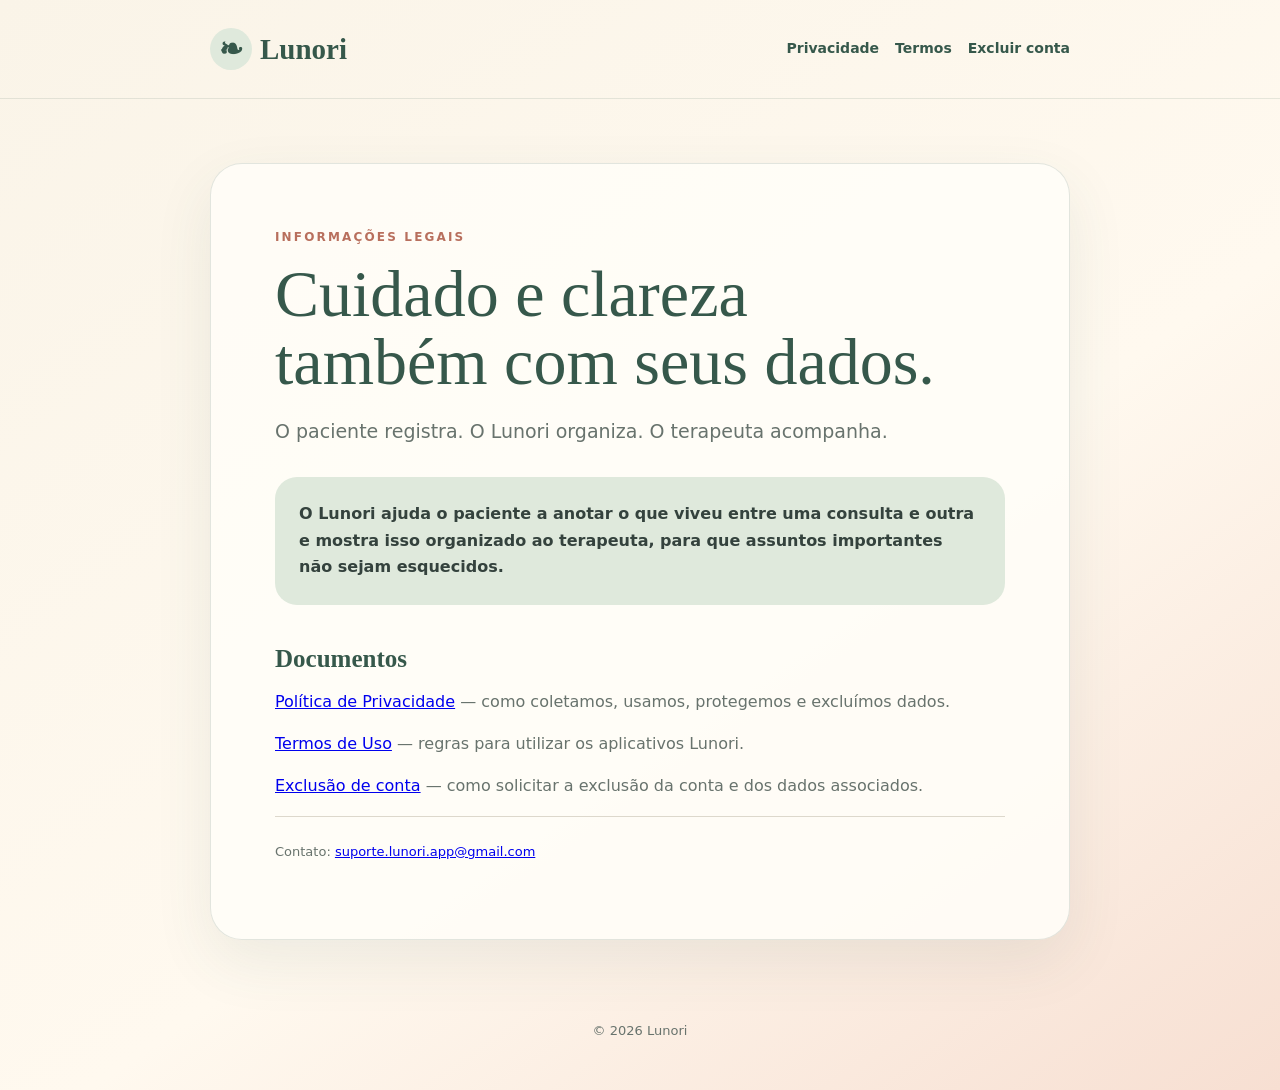
<file: index.html>
<!doctype html><html lang="pt-BR"><head><meta charset="utf-8"><meta name="viewport" content="width=device-width,initial-scale=1"><title>Lunori — Informações legais</title><link rel="stylesheet" href="styles.css"></head><body><header><nav><a class="brand" href="index.html"><span>❧</span>Lunori</a><a href="privacidade.html">Privacidade</a><a href="termos.html">Termos</a><a href="exclusao.html">Excluir conta</a></nav></header><main><article><p class="eyebrow">INFORMAÇÕES LEGAIS</p><h1>Cuidado e clareza também com seus dados.</h1><p class="lead">O paciente registra. O Lunori organiza. O terapeuta acompanha.</p><div class="callout"><strong>O Lunori ajuda o paciente a anotar o que viveu entre uma consulta e outra e mostra isso organizado ao terapeuta, para que assuntos importantes não sejam esquecidos.</strong></div><h2>Documentos</h2><p><a href="privacidade.html">Política de Privacidade</a> — como coletamos, usamos, protegemos e excluímos dados.</p><p><a href="termos.html">Termos de Uso</a> — regras para utilizar os aplicativos Lunori.</p><p><a href="exclusao.html">Exclusão de conta</a> — como solicitar a exclusão da conta e dos dados associados.</p><p class="meta">Contato: <a href="mailto:suporte.lunori.app@gmail.com">suporte.lunori.app@gmail.com</a></p></article></main><footer>© 2026 Lunori</footer></body></html>
</file>
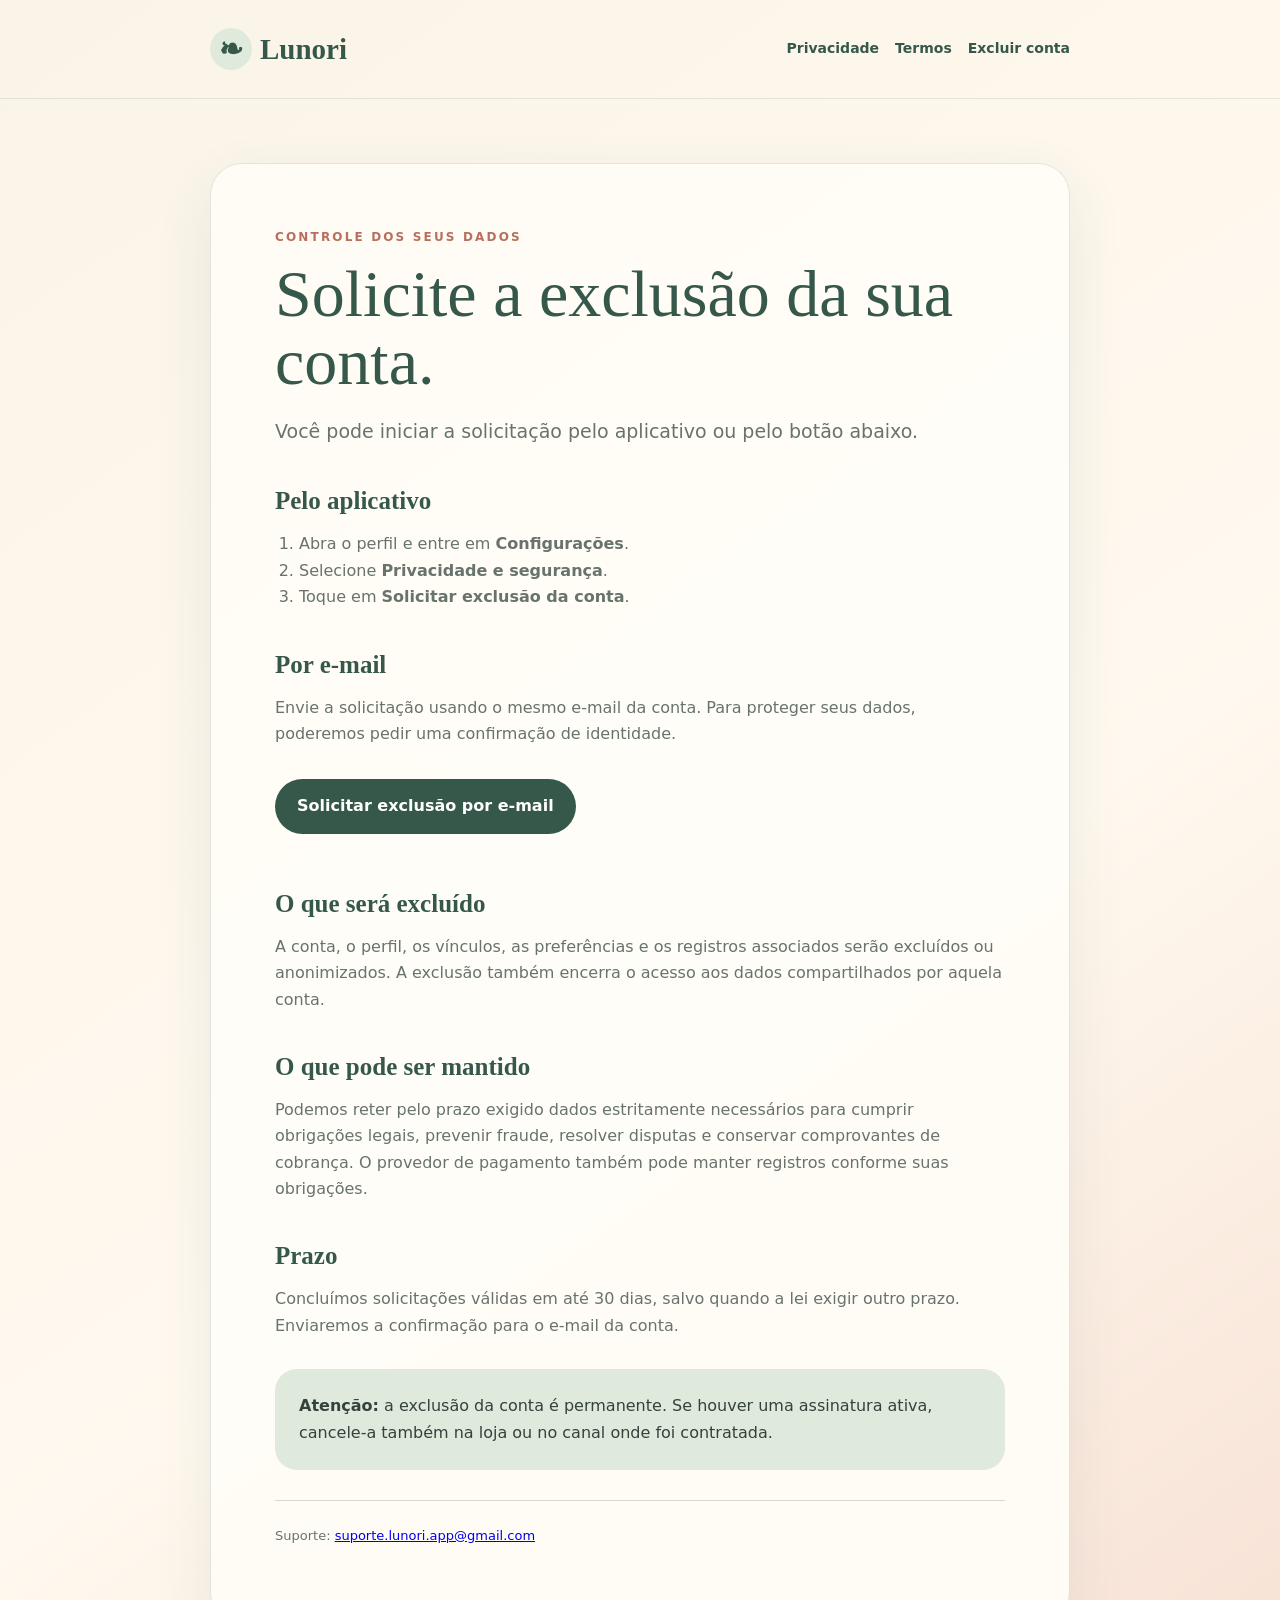
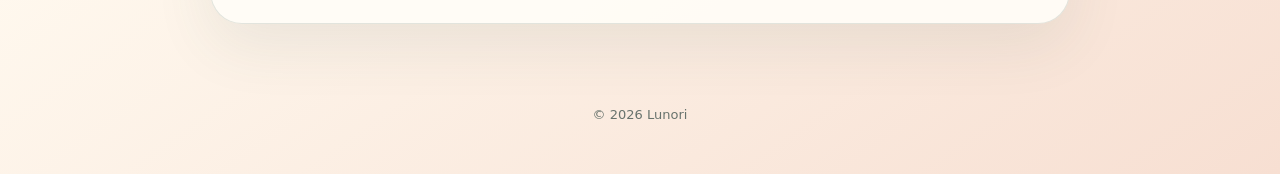
<file: exclusao.html>
<!doctype html><html lang="pt-BR"><head><meta charset="utf-8"><meta name="viewport" content="width=device-width,initial-scale=1"><title>Exclusão de conta — Lunori</title><link rel="stylesheet" href="styles.css"></head><body><header><nav><a class="brand" href="index.html"><span>❧</span>Lunori</a><a href="privacidade.html">Privacidade</a><a href="termos.html">Termos</a><a href="exclusao.html">Excluir conta</a></nav></header><main><article><p class="eyebrow">CONTROLE DOS SEUS DADOS</p><h1>Solicite a exclusão da sua conta.</h1><p class="lead">Você pode iniciar a solicitação pelo aplicativo ou pelo botão abaixo.</p><h2>Pelo aplicativo</h2><ol><li>Abra o perfil e entre em <strong>Configurações</strong>.</li><li>Selecione <strong>Privacidade e segurança</strong>.</li><li>Toque em <strong>Solicitar exclusão da conta</strong>.</li></ol><h2>Por e-mail</h2><p>Envie a solicitação usando o mesmo e-mail da conta. Para proteger seus dados, poderemos pedir uma confirmação de identidade.</p><a class="button" href="mailto:suporte.lunori.app@gmail.com?subject=Solicita%C3%A7%C3%A3o%20de%20exclus%C3%A3o%20de%20conta%20Lunori&body=Ol%C3%A1%2C%20solicito%20a%20exclus%C3%A3o%20da%20minha%20conta%20Lunori.%0A%0AE-mail%20da%20conta%3A%20">Solicitar exclusão por e-mail</a><h2>O que será excluído</h2><p>A conta, o perfil, os vínculos, as preferências e os registros associados serão excluídos ou anonimizados. A exclusão também encerra o acesso aos dados compartilhados por aquela conta.</p><h2>O que pode ser mantido</h2><p>Podemos reter pelo prazo exigido dados estritamente necessários para cumprir obrigações legais, prevenir fraude, resolver disputas e conservar comprovantes de cobrança. O provedor de pagamento também pode manter registros conforme suas obrigações.</p><h2>Prazo</h2><p>Concluímos solicitações válidas em até 30 dias, salvo quando a lei exigir outro prazo. Enviaremos a confirmação para o e-mail da conta.</p><div class="callout"><strong>Atenção:</strong> a exclusão da conta é permanente. Se houver uma assinatura ativa, cancele-a também na loja ou no canal onde foi contratada.</div><p class="meta">Suporte: <a href="mailto:suporte.lunori.app@gmail.com">suporte.lunori.app@gmail.com</a></p></article></main><footer>© 2026 Lunori</footer></body></html>
</file>
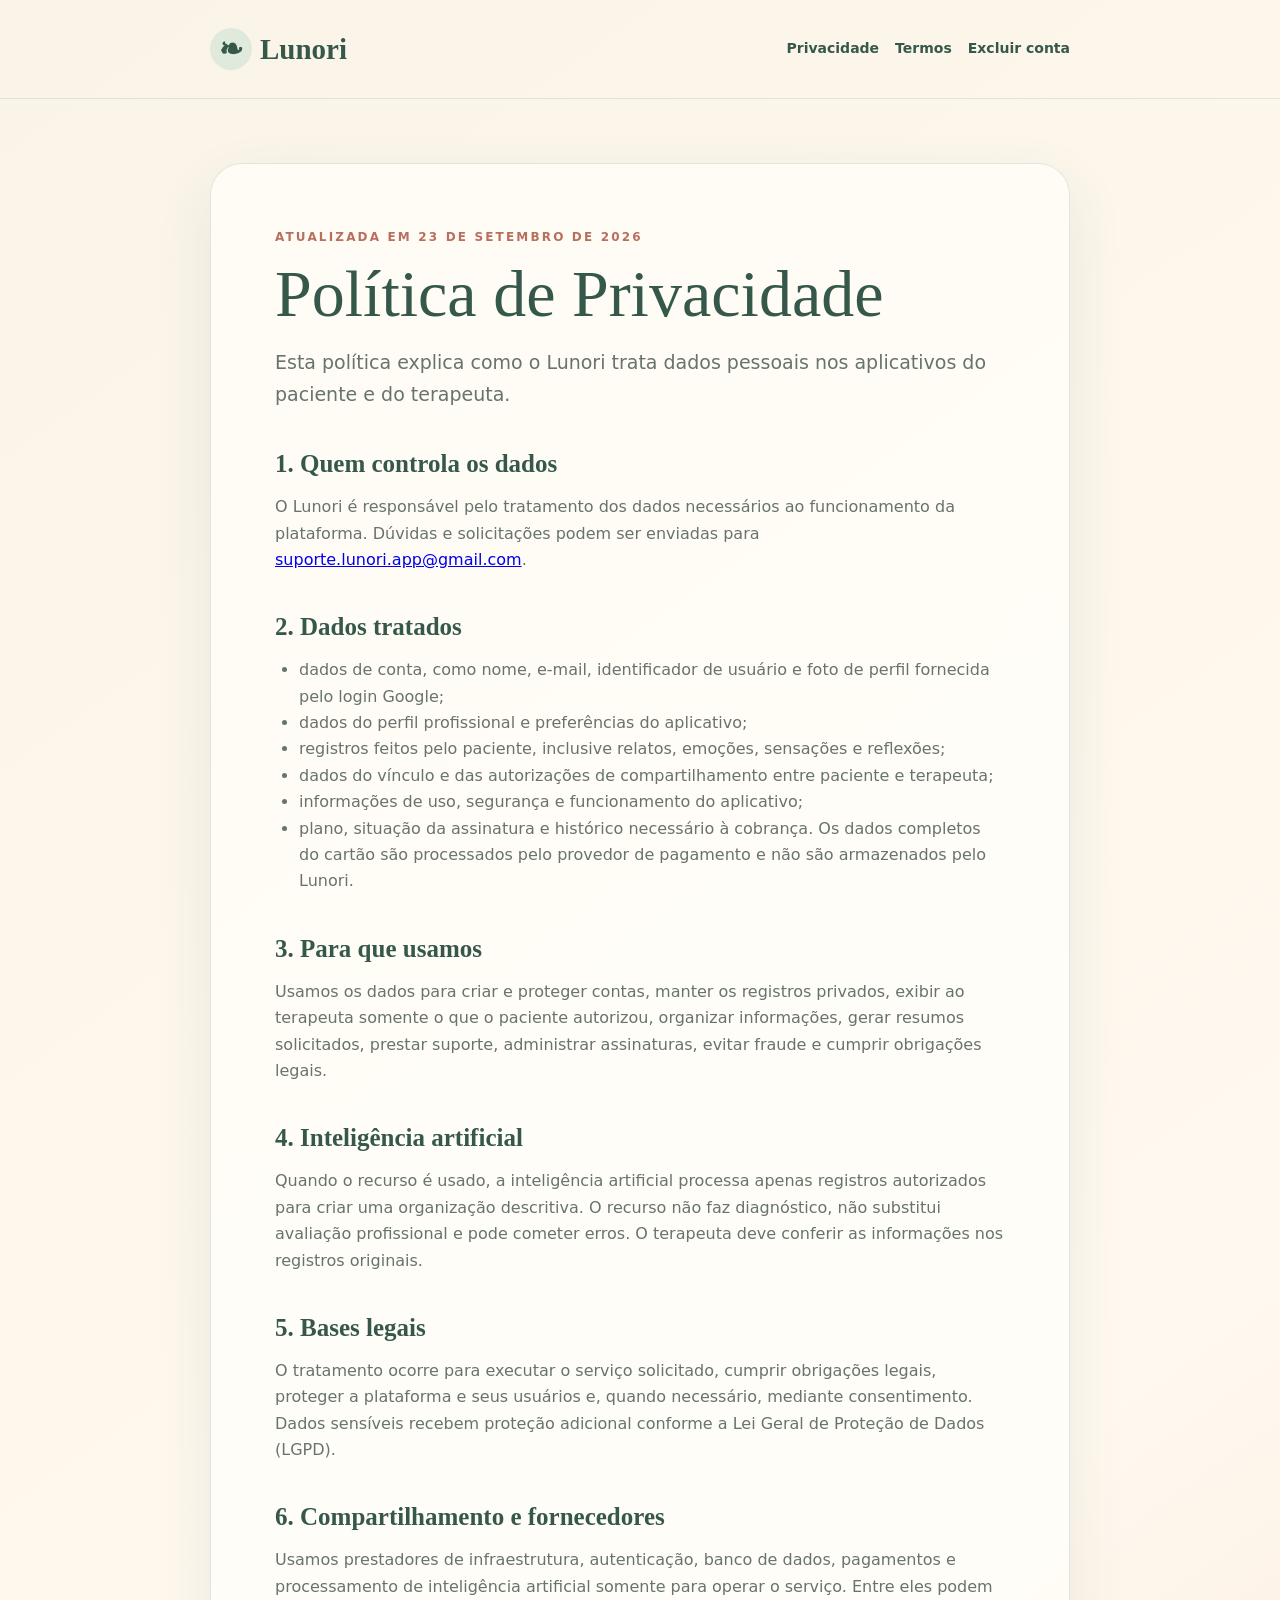
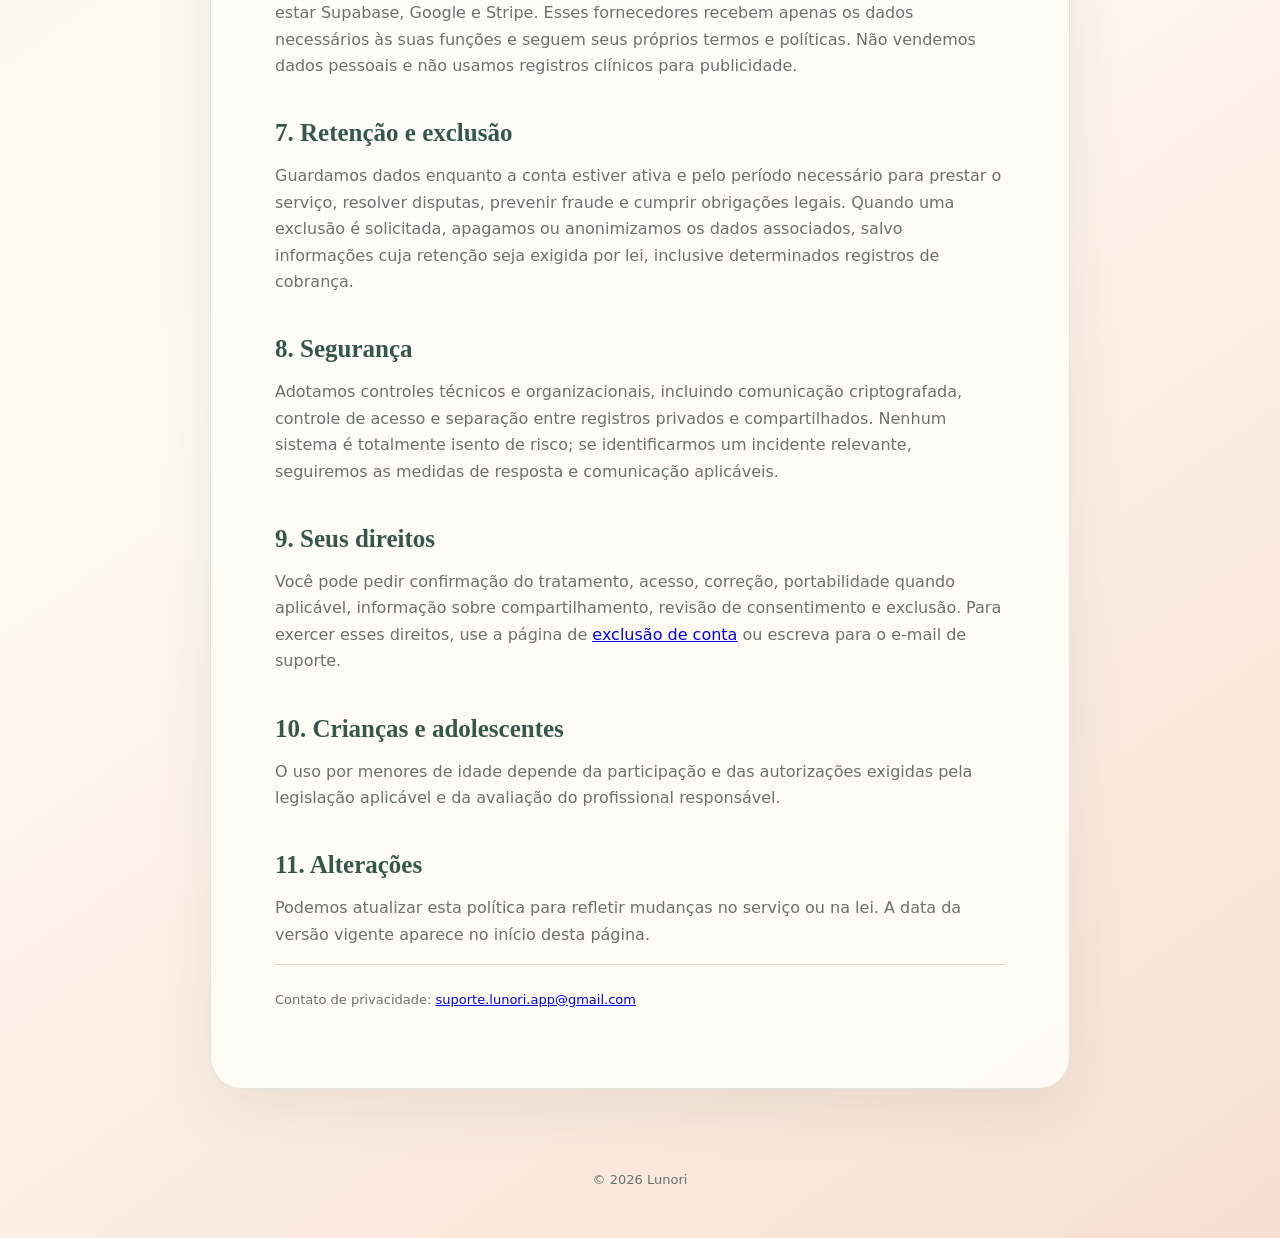
<file: privacidade.html>
<!doctype html><html lang="pt-BR"><head><meta charset="utf-8"><meta name="viewport" content="width=device-width,initial-scale=1"><title>Política de Privacidade — Lunori</title><link rel="stylesheet" href="styles.css"></head><body><header><nav><a class="brand" href="index.html"><span>❧</span>Lunori</a><a href="privacidade.html">Privacidade</a><a href="termos.html">Termos</a><a href="exclusao.html">Excluir conta</a></nav></header><main><article><p class="eyebrow">ATUALIZADA EM 23 DE SETEMBRO DE 2026</p><h1>Política de Privacidade</h1><p class="lead">Esta política explica como o Lunori trata dados pessoais nos aplicativos do paciente e do terapeuta.</p><h2>1. Quem controla os dados</h2><p>O Lunori é responsável pelo tratamento dos dados necessários ao funcionamento da plataforma. Dúvidas e solicitações podem ser enviadas para <a href="mailto:suporte.lunori.app@gmail.com">suporte.lunori.app@gmail.com</a>.</p><h2>2. Dados tratados</h2><ul><li>dados de conta, como nome, e-mail, identificador de usuário e foto de perfil fornecida pelo login Google;</li><li>dados do perfil profissional e preferências do aplicativo;</li><li>registros feitos pelo paciente, inclusive relatos, emoções, sensações e reflexões;</li><li>dados do vínculo e das autorizações de compartilhamento entre paciente e terapeuta;</li><li>informações de uso, segurança e funcionamento do aplicativo;</li><li>plano, situação da assinatura e histórico necessário à cobrança. Os dados completos do cartão são processados pelo provedor de pagamento e não são armazenados pelo Lunori.</li></ul><h2>3. Para que usamos</h2><p>Usamos os dados para criar e proteger contas, manter os registros privados, exibir ao terapeuta somente o que o paciente autorizou, organizar informações, gerar resumos solicitados, prestar suporte, administrar assinaturas, evitar fraude e cumprir obrigações legais.</p><h2>4. Inteligência artificial</h2><p>Quando o recurso é usado, a inteligência artificial processa apenas registros autorizados para criar uma organização descritiva. O recurso não faz diagnóstico, não substitui avaliação profissional e pode cometer erros. O terapeuta deve conferir as informações nos registros originais.</p><h2>5. Bases legais</h2><p>O tratamento ocorre para executar o serviço solicitado, cumprir obrigações legais, proteger a plataforma e seus usuários e, quando necessário, mediante consentimento. Dados sensíveis recebem proteção adicional conforme a Lei Geral de Proteção de Dados (LGPD).</p><h2>6. Compartilhamento e fornecedores</h2><p>Usamos prestadores de infraestrutura, autenticação, banco de dados, pagamentos e processamento de inteligência artificial somente para operar o serviço. Entre eles podem estar Supabase, Google e Stripe. Esses fornecedores recebem apenas os dados necessários às suas funções e seguem seus próprios termos e políticas. Não vendemos dados pessoais e não usamos registros clínicos para publicidade.</p><h2>7. Retenção e exclusão</h2><p>Guardamos dados enquanto a conta estiver ativa e pelo período necessário para prestar o serviço, resolver disputas, prevenir fraude e cumprir obrigações legais. Quando uma exclusão é solicitada, apagamos ou anonimizamos os dados associados, salvo informações cuja retenção seja exigida por lei, inclusive determinados registros de cobrança.</p><h2>8. Segurança</h2><p>Adotamos controles técnicos e organizacionais, incluindo comunicação criptografada, controle de acesso e separação entre registros privados e compartilhados. Nenhum sistema é totalmente isento de risco; se identificarmos um incidente relevante, seguiremos as medidas de resposta e comunicação aplicáveis.</p><h2>9. Seus direitos</h2><p>Você pode pedir confirmação do tratamento, acesso, correção, portabilidade quando aplicável, informação sobre compartilhamento, revisão de consentimento e exclusão. Para exercer esses direitos, use a página de <a href="exclusao.html">exclusão de conta</a> ou escreva para o e-mail de suporte.</p><h2>10. Crianças e adolescentes</h2><p>O uso por menores de idade depende da participação e das autorizações exigidas pela legislação aplicável e da avaliação do profissional responsável.</p><h2>11. Alterações</h2><p>Podemos atualizar esta política para refletir mudanças no serviço ou na lei. A data da versão vigente aparece no início desta página.</p><p class="meta">Contato de privacidade: <a href="mailto:suporte.lunori.app@gmail.com">suporte.lunori.app@gmail.com</a></p></article></main><footer>© 2026 Lunori</footer></body></html>
</file>
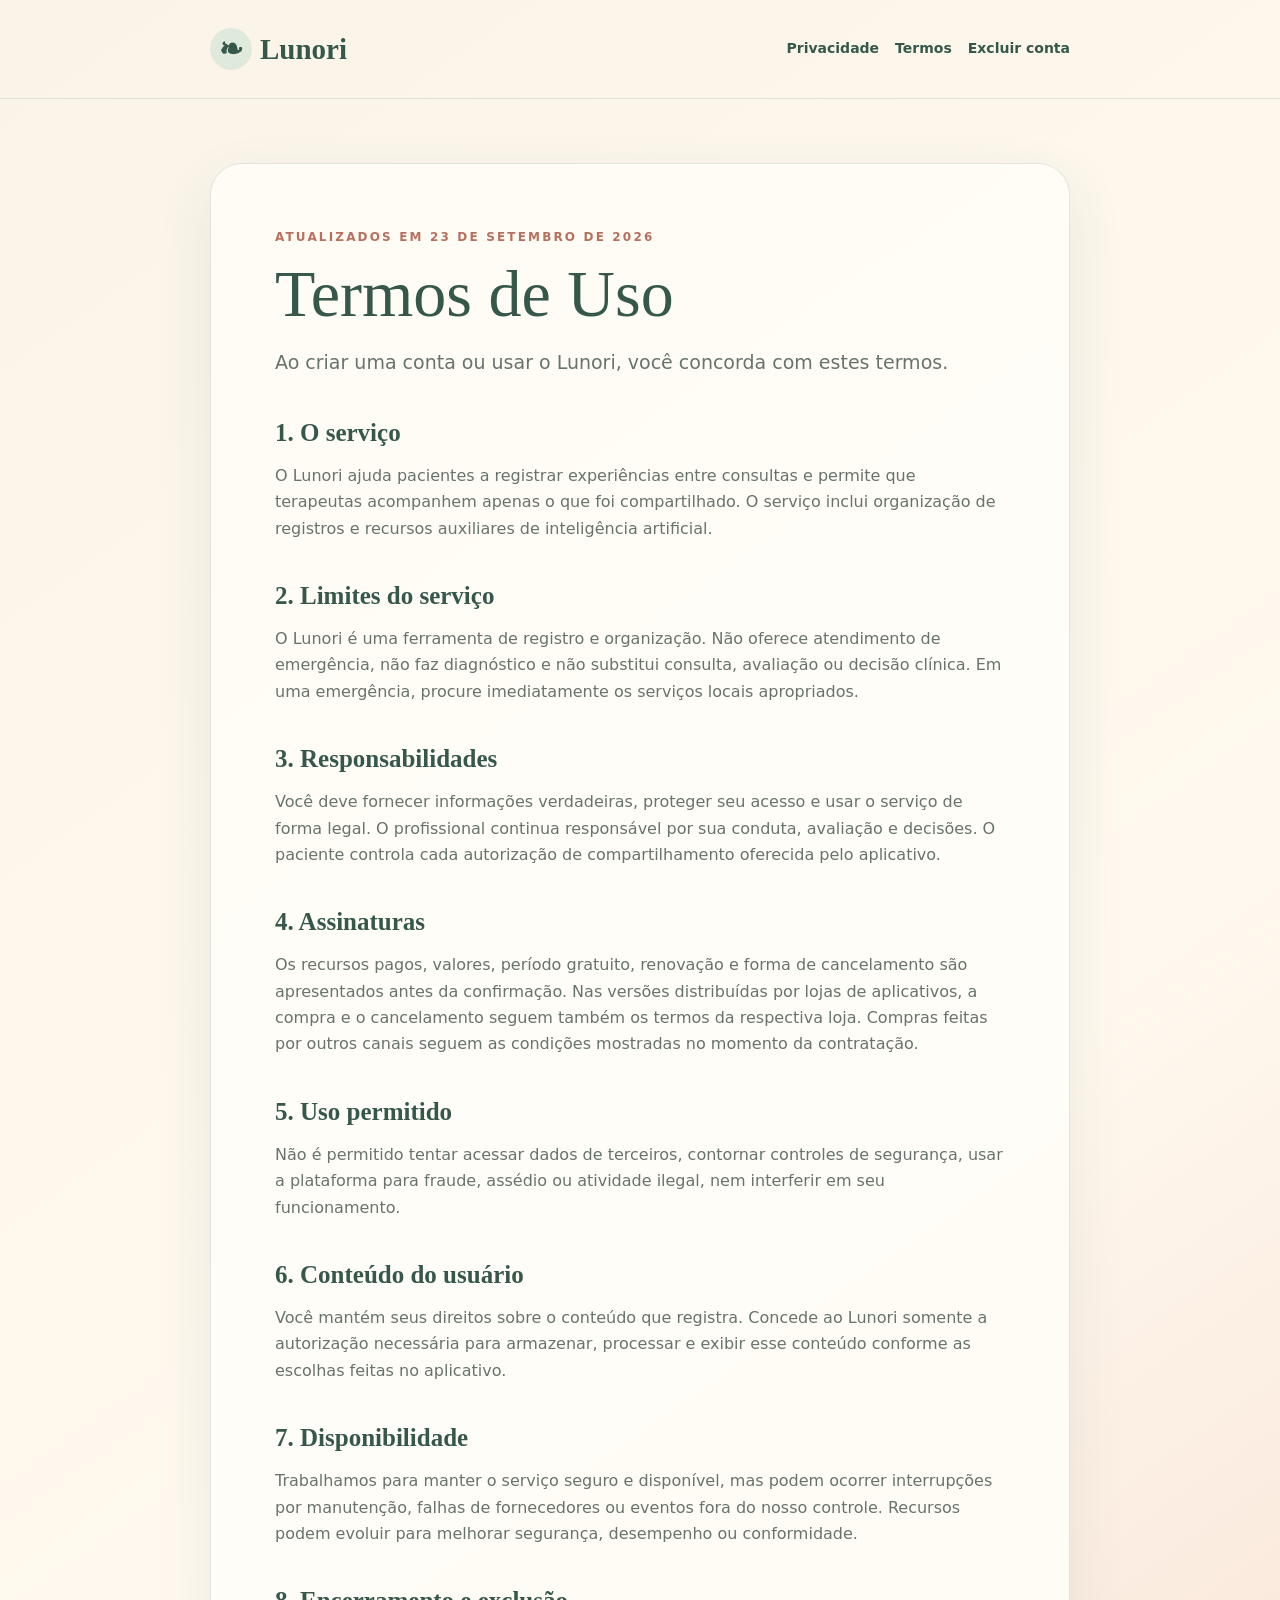
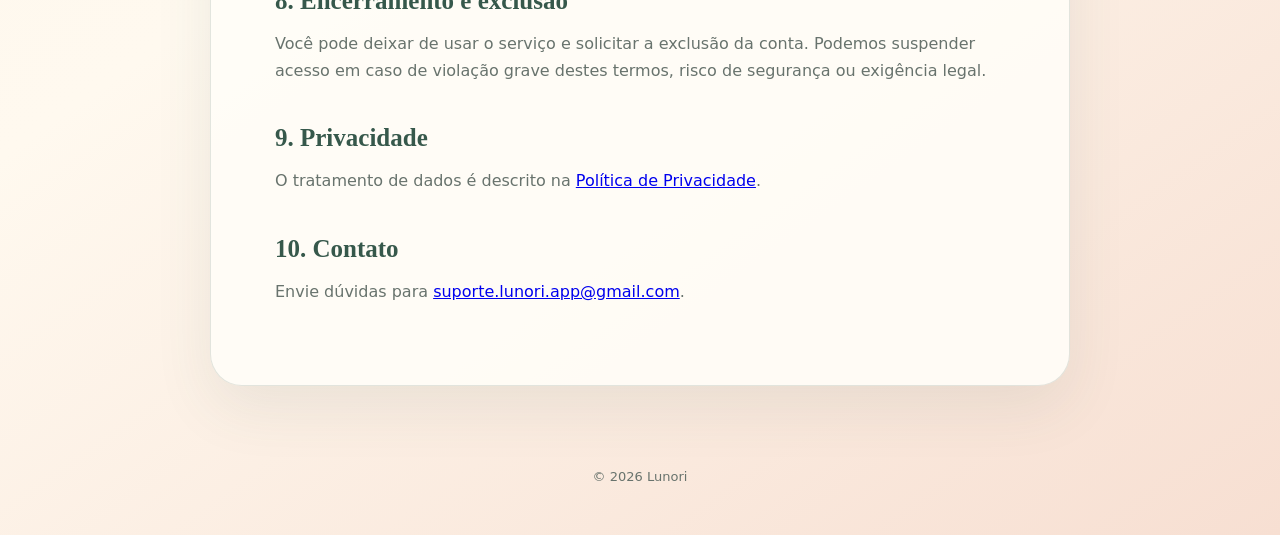
<file: termos.html>
<!doctype html><html lang="pt-BR"><head><meta charset="utf-8"><meta name="viewport" content="width=device-width,initial-scale=1"><title>Termos de Uso — Lunori</title><link rel="stylesheet" href="styles.css"></head><body><header><nav><a class="brand" href="index.html"><span>❧</span>Lunori</a><a href="privacidade.html">Privacidade</a><a href="termos.html">Termos</a><a href="exclusao.html">Excluir conta</a></nav></header><main><article><p class="eyebrow">ATUALIZADOS EM 23 DE SETEMBRO DE 2026</p><h1>Termos de Uso</h1><p class="lead">Ao criar uma conta ou usar o Lunori, você concorda com estes termos.</p><h2>1. O serviço</h2><p>O Lunori ajuda pacientes a registrar experiências entre consultas e permite que terapeutas acompanhem apenas o que foi compartilhado. O serviço inclui organização de registros e recursos auxiliares de inteligência artificial.</p><h2>2. Limites do serviço</h2><p>O Lunori é uma ferramenta de registro e organização. Não oferece atendimento de emergência, não faz diagnóstico e não substitui consulta, avaliação ou decisão clínica. Em uma emergência, procure imediatamente os serviços locais apropriados.</p><h2>3. Responsabilidades</h2><p>Você deve fornecer informações verdadeiras, proteger seu acesso e usar o serviço de forma legal. O profissional continua responsável por sua conduta, avaliação e decisões. O paciente controla cada autorização de compartilhamento oferecida pelo aplicativo.</p><h2>4. Assinaturas</h2><p>Os recursos pagos, valores, período gratuito, renovação e forma de cancelamento são apresentados antes da confirmação. Nas versões distribuídas por lojas de aplicativos, a compra e o cancelamento seguem também os termos da respectiva loja. Compras feitas por outros canais seguem as condições mostradas no momento da contratação.</p><h2>5. Uso permitido</h2><p>Não é permitido tentar acessar dados de terceiros, contornar controles de segurança, usar a plataforma para fraude, assédio ou atividade ilegal, nem interferir em seu funcionamento.</p><h2>6. Conteúdo do usuário</h2><p>Você mantém seus direitos sobre o conteúdo que registra. Concede ao Lunori somente a autorização necessária para armazenar, processar e exibir esse conteúdo conforme as escolhas feitas no aplicativo.</p><h2>7. Disponibilidade</h2><p>Trabalhamos para manter o serviço seguro e disponível, mas podem ocorrer interrupções por manutenção, falhas de fornecedores ou eventos fora do nosso controle. Recursos podem evoluir para melhorar segurança, desempenho ou conformidade.</p><h2>8. Encerramento e exclusão</h2><p>Você pode deixar de usar o serviço e solicitar a exclusão da conta. Podemos suspender acesso em caso de violação grave destes termos, risco de segurança ou exigência legal.</p><h2>9. Privacidade</h2><p>O tratamento de dados é descrito na <a href="privacidade.html">Política de Privacidade</a>.</p><h2>10. Contato</h2><p>Envie dúvidas para <a href="mailto:suporte.lunori.app@gmail.com">suporte.lunori.app@gmail.com</a>.</p></article></main><footer>© 2026 Lunori</footer></body></html>
</file>
<file: styles.css>
:root{--cream:#faf4e8;--paper:#fffdf8;--green:#36584b;--sage:#dfe9dc;--clay:#b86f5d;--text:#34423d;--muted:#68736d;--line:#ddd8cc}*{box-sizing:border-box}body{margin:0;background:linear-gradient(145deg,var(--cream),#fff9ef 58%,#f7dfd2);color:var(--text);font-family:Inter,ui-sans-serif,system-ui,-apple-system,"Segoe UI",sans-serif;line-height:1.65}header{padding:28px 20px;border-bottom:1px solid rgba(54,88,75,.12)}nav,main,footer{width:min(860px,calc(100% - 40px));margin:auto}nav{display:flex;align-items:center;gap:16px;flex-wrap:wrap}.brand{margin-right:auto;color:var(--green);font:700 29px Georgia,serif;text-decoration:none}.brand span{display:inline-grid;width:42px;height:42px;margin-right:8px;border-radius:50%;place-items:center;background:var(--sage)}nav a:not(.brand){color:var(--green);font-size:14px;font-weight:700;text-decoration:none}main{padding:64px 0 80px}article{padding:clamp(28px,6vw,64px);border:1px solid rgba(54,88,75,.14);border-radius:32px;background:rgba(255,253,248,.9);box-shadow:0 22px 60px rgba(54,88,75,.09)}.eyebrow{margin:0;color:var(--clay);font-size:12px;font-weight:900;letter-spacing:.18em;text-transform:uppercase}h1{max-width:700px;margin:12px 0 16px;color:var(--green);font:500 clamp(38px,7vw,66px)/1.04 Georgia,serif}h2{margin:40px 0 8px;color:var(--green);font:600 25px Georgia,serif}h3{margin:24px 0 6px;color:var(--green);font-size:17px}p,li{color:var(--muted)}ul,ol{padding-left:24px}.lead{font-size:19px}.callout{margin:30px 0;padding:24px;border-radius:22px;background:var(--sage)}.button{display:inline-block;margin:16px 0;padding:14px 22px;border-radius:999px;background:var(--green);color:#fff;text-decoration:none;font-weight:800}.meta{padding-top:24px;border-top:1px solid var(--line);font-size:13px}footer{padding:0 0 48px;color:var(--muted);font-size:13px;text-align:center}@media(max-width:620px){header{padding:18px 0}nav{gap:10px}.brand{width:100%}main{padding:28px 0 50px}article{border-radius:22px}h1{font-size:40px}}
</file>
